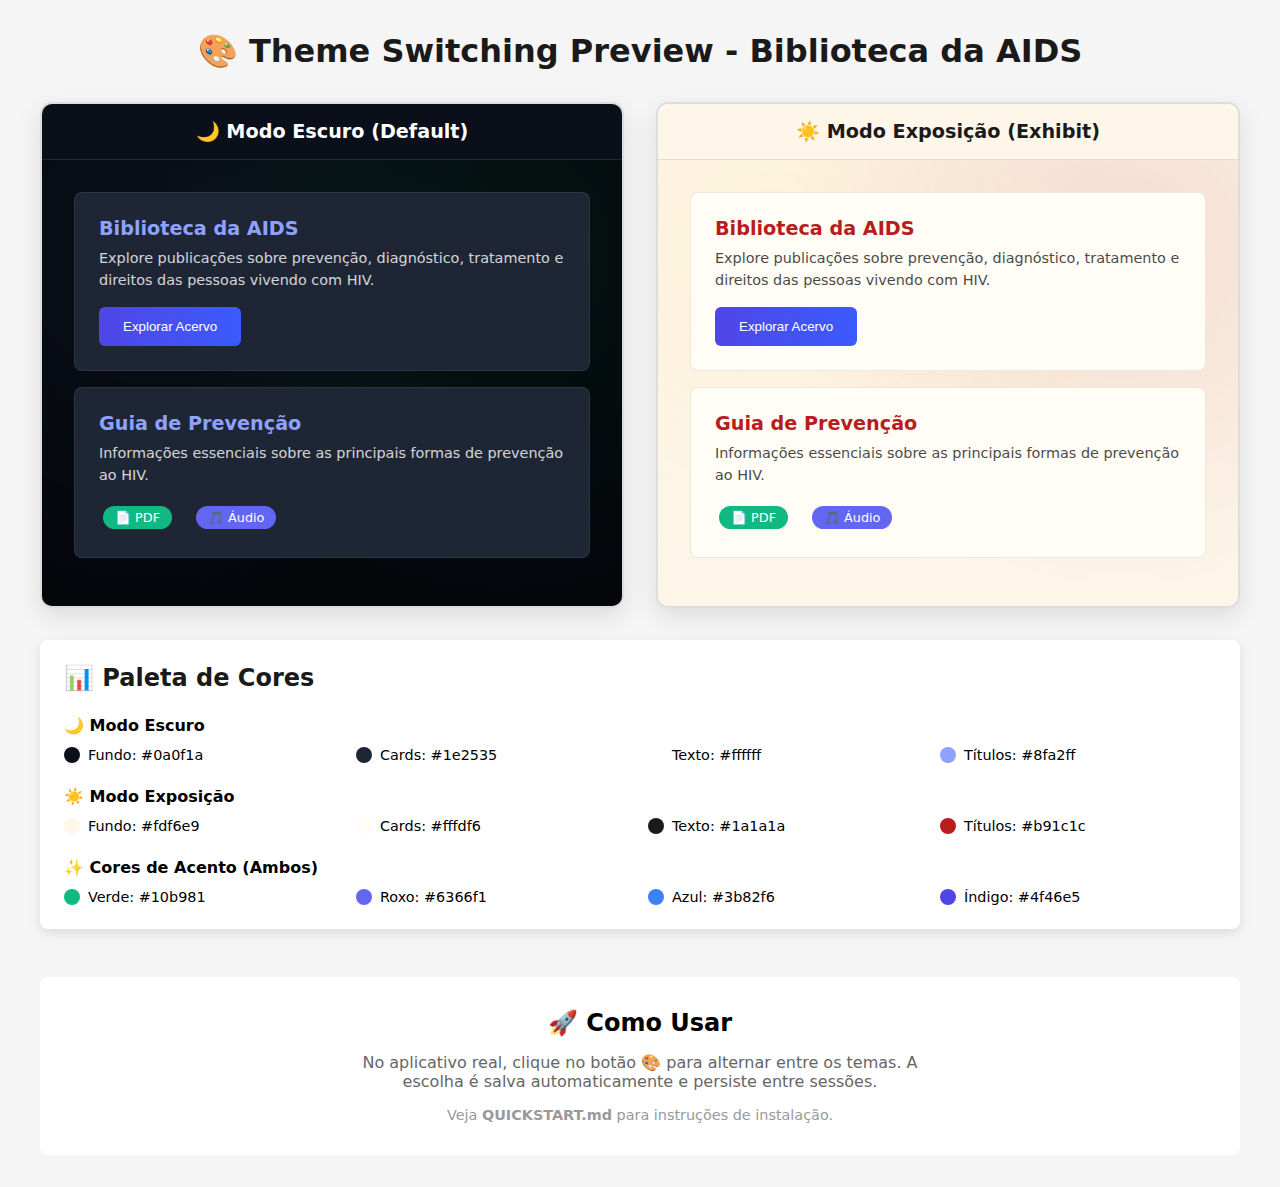
<file: THEME-PREVIEW.html>
<!DOCTYPE html>
<html lang="pt-BR">
<head>
  <meta charset="UTF-8" />
  <meta name="viewport" content="width=device-width,initial-scale=1.0" />
  <title>Theme Preview - Biblioteca da AIDS</title>
  <style>
    * { box-sizing: border-box; margin: 0; padding: 0; }
    
    body {
      font-family: system-ui, -apple-system, sans-serif;
      background: #f5f5f5;
      padding: 2rem 1rem;
    }
    
    .container {
      max-width: 1200px;
      margin: 0 auto;
    }
    
    h1 {
      text-align: center;
      margin-bottom: 2rem;
      color: #1a1a1a;
    }
    
    .preview-grid {
      display: grid;
      grid-template-columns: repeat(auto-fit, minmax(500px, 1fr));
      gap: 2rem;
      margin-bottom: 2rem;
    }
    
    .theme-preview {
      border: 2px solid #ddd;
      border-radius: 12px;
      overflow: hidden;
      box-shadow: 0 8px 24px rgba(0,0,0,0.1);
    }
    
    .theme-header {
      padding: 1rem;
      font-weight: 600;
      font-size: 1.2rem;
      text-align: center;
    }
    
    .theme-preview.dark .theme-header {
      background: #0a0f1a;
      color: #fff;
      border-bottom: 1px solid rgba(255,255,255,0.1);
    }
    
    .theme-preview.light .theme-header {
      background: #fdf6e9;
      color: #1a1a1a;
      border-bottom: 1px solid rgba(0,0,0,0.1);
    }
    
    .theme-body {
      padding: 2rem;
      min-height: 400px;
    }
    
    .theme-preview.dark .theme-body {
      background: radial-gradient(
        circle at 20% 20%,
        rgba(15, 23, 42, 0) 0%,
        rgba(0, 0, 0, 0.6) 60%
      ),
      radial-gradient(
        circle at 80% 20%,
        rgba(16, 185, 129, 0.18) 0%,
        rgba(0, 0, 0, 0) 60%
      ),
      #0a0f1a;
    }
    
    .theme-preview.light .theme-body {
      background: radial-gradient(
        circle at 20% 20%,
        rgba(251, 191, 36, 0.08) 0%,
        rgba(0, 0, 0, 0) 60%
      ),
      radial-gradient(
        circle at 80% 20%,
        rgba(185, 28, 28, 0.12) 0%,
        rgba(0, 0, 0, 0) 60%
      ),
      #fdf6e9;
    }
    
    .sample-card {
      background: rgba(255,255,255,0.05);
      border-radius: 8px;
      padding: 1.5rem;
      border: 1px solid rgba(255,255,255,0.1);
      margin-bottom: 1rem;
    }
    
    .theme-preview.dark .sample-card {
      background: #1e2535;
      border-color: rgba(255,255,255,0.07);
      color: #fff;
    }
    
    .theme-preview.light .sample-card {
      background: #fffdf6;
      border-color: rgba(0,0,0,0.08);
      color: #1a1a1a;
    }
    
    .card-title {
      font-size: 1.2rem;
      font-weight: 600;
      margin-bottom: 0.5rem;
    }
    
    .theme-preview.dark .card-title {
      color: #8fa2ff;
    }
    
    .theme-preview.light .card-title {
      color: #b91c1c;
    }
    
    .card-text {
      font-size: 0.9rem;
      line-height: 1.5;
      opacity: 0.8;
    }
    
    .sample-button {
      display: inline-block;
      padding: 0.75rem 1.5rem;
      border-radius: 6px;
      font-weight: 500;
      background: linear-gradient(to right, #4f46e5, #3b5bfd);
      color: #fff;
      border: none;
      margin-top: 1rem;
      cursor: pointer;
    }
    
    .colors-row {
      display: flex;
      gap: 1rem;
      margin-top: 1rem;
      flex-wrap: wrap;
    }
    
    .color-swatch {
      padding: 0.5rem 1rem;
      border-radius: 6px;
      font-size: 0.8rem;
      font-weight: 500;
    }
    
    .legend {
      background: white;
      border-radius: 8px;
      padding: 1.5rem;
      margin-top: 2rem;
      box-shadow: 0 4px 12px rgba(0,0,0,0.1);
    }
    
    .legend h2 {
      margin-bottom: 1rem;
      color: #1a1a1a;
    }
    
    .legend-grid {
      display: grid;
      grid-template-columns: repeat(auto-fit, minmax(250px, 1fr));
      gap: 1rem;
    }
    
    .legend-item {
      display: flex;
      align-items: center;
      gap: 0.5rem;
      font-size: 0.9rem;
    }
    
    .color-dot {
      width: 16px;
      height: 16px;
      border-radius: 50%;
      flex-shrink: 0;
    }
    
    .badge {
      display: inline-block;
      padding: 0.25rem 0.75rem;
      border-radius: 999px;
      font-size: 0.8rem;
      font-weight: 500;
      margin: 0.25rem;
    }
    
    .badge.green { background: #10b981; color: white; }
    .badge.purple { background: #6366f1; color: white; }
    .badge.blue { background: #3b82f6; color: white; }
  </style>
</head>
<body>
  <div class="container">
    <h1>🎨 Theme Switching Preview - Biblioteca da AIDS</h1>
    
    <div class="preview-grid">
      <!-- Dark Theme -->
      <div class="theme-preview dark">
        <div class="theme-header">
          🌙 Modo Escuro (Default)
        </div>
        <div class="theme-body">
          <div class="sample-card">
            <div class="card-title">Biblioteca da AIDS</div>
            <div class="card-text">
              Explore publicações sobre prevenção, diagnóstico, tratamento 
              e direitos das pessoas vivendo com HIV.
            </div>
            <button class="sample-button">Explorar Acervo</button>
          </div>
          
          <div class="sample-card">
            <div class="card-title">Guia de Prevenção</div>
            <div class="card-text">
              Informações essenciais sobre as principais formas de prevenção ao HIV.
            </div>
            <div class="colors-row">
              <span class="badge green">📄 PDF</span>
              <span class="badge purple">🎵 Áudio</span>
            </div>
          </div>
        </div>
      </div>
      
      <!-- Light Theme -->
      <div class="theme-preview light">
        <div class="theme-header">
          ☀️ Modo Exposição (Exhibit)
        </div>
        <div class="theme-body">
          <div class="sample-card">
            <div class="card-title">Biblioteca da AIDS</div>
            <div class="card-text">
              Explore publicações sobre prevenção, diagnóstico, tratamento 
              e direitos das pessoas vivendo com HIV.
            </div>
            <button class="sample-button">Explorar Acervo</button>
          </div>
          
          <div class="sample-card">
            <div class="card-title">Guia de Prevenção</div>
            <div class="card-text">
              Informações essenciais sobre as principais formas de prevenção ao HIV.
            </div>
            <div class="colors-row">
              <span class="badge green">📄 PDF</span>
              <span class="badge purple">🎵 Áudio</span>
            </div>
          </div>
        </div>
      </div>
    </div>
    
    <!-- Color Legend -->
    <div class="legend">
      <h2>📊 Paleta de Cores</h2>
      
      <h3 style="margin: 1.5rem 0 0.75rem; font-size: 1rem;">🌙 Modo Escuro</h3>
      <div class="legend-grid">
        <div class="legend-item">
          <div class="color-dot" style="background: #0a0f1a;"></div>
          <span>Fundo: #0a0f1a</span>
        </div>
        <div class="legend-item">
          <div class="color-dot" style="background: #1e2535;"></div>
          <span>Cards: #1e2535</span>
        </div>
        <div class="legend-item">
          <div class="color-dot" style="background: #ffffff;"></div>
          <span>Texto: #ffffff</span>
        </div>
        <div class="legend-item">
          <div class="color-dot" style="background: #8fa2ff;"></div>
          <span>Títulos: #8fa2ff</span>
        </div>
      </div>
      
      <h3 style="margin: 1.5rem 0 0.75rem; font-size: 1rem;">☀️ Modo Exposição</h3>
      <div class="legend-grid">
        <div class="legend-item">
          <div class="color-dot" style="background: #fdf6e9;"></div>
          <span>Fundo: #fdf6e9</span>
        </div>
        <div class="legend-item">
          <div class="color-dot" style="background: #fffdf6;"></div>
          <span>Cards: #fffdf6</span>
        </div>
        <div class="legend-item">
          <div class="color-dot" style="background: #1a1a1a;"></div>
          <span>Texto: #1a1a1a</span>
        </div>
        <div class="legend-item">
          <div class="color-dot" style="background: #b91c1c;"></div>
          <span>Títulos: #b91c1c</span>
        </div>
      </div>
      
      <h3 style="margin: 1.5rem 0 0.75rem; font-size: 1rem;">✨ Cores de Acento (Ambos)</h3>
      <div class="legend-grid">
        <div class="legend-item">
          <div class="color-dot" style="background: #10b981;"></div>
          <span>Verde: #10b981</span>
        </div>
        <div class="legend-item">
          <div class="color-dot" style="background: #6366f1;"></div>
          <span>Roxo: #6366f1</span>
        </div>
        <div class="legend-item">
          <div class="color-dot" style="background: #3b82f6;"></div>
          <span>Azul: #3b82f6</span>
        </div>
        <div class="legend-item">
          <div class="color-dot" style="background: #4f46e5;"></div>
          <span>Índigo: #4f46e5</span>
        </div>
      </div>
    </div>
    
    <div style="text-align: center; margin-top: 3rem; padding: 2rem; background: white; border-radius: 8px;">
      <h2 style="margin-bottom: 1rem;">🚀 Como Usar</h2>
      <p style="color: #666; max-width: 600px; margin: 0 auto 1rem;">
        No aplicativo real, clique no botão 🎨 para alternar entre os temas. 
        A escolha é salva automaticamente e persiste entre sessões.
      </p>
      <p style="color: #999; font-size: 0.9rem;">
        Veja <strong>QUICKSTART.md</strong> para instruções de instalação.
      </p>
    </div>
  </div>
</body>
</html>
</file>
